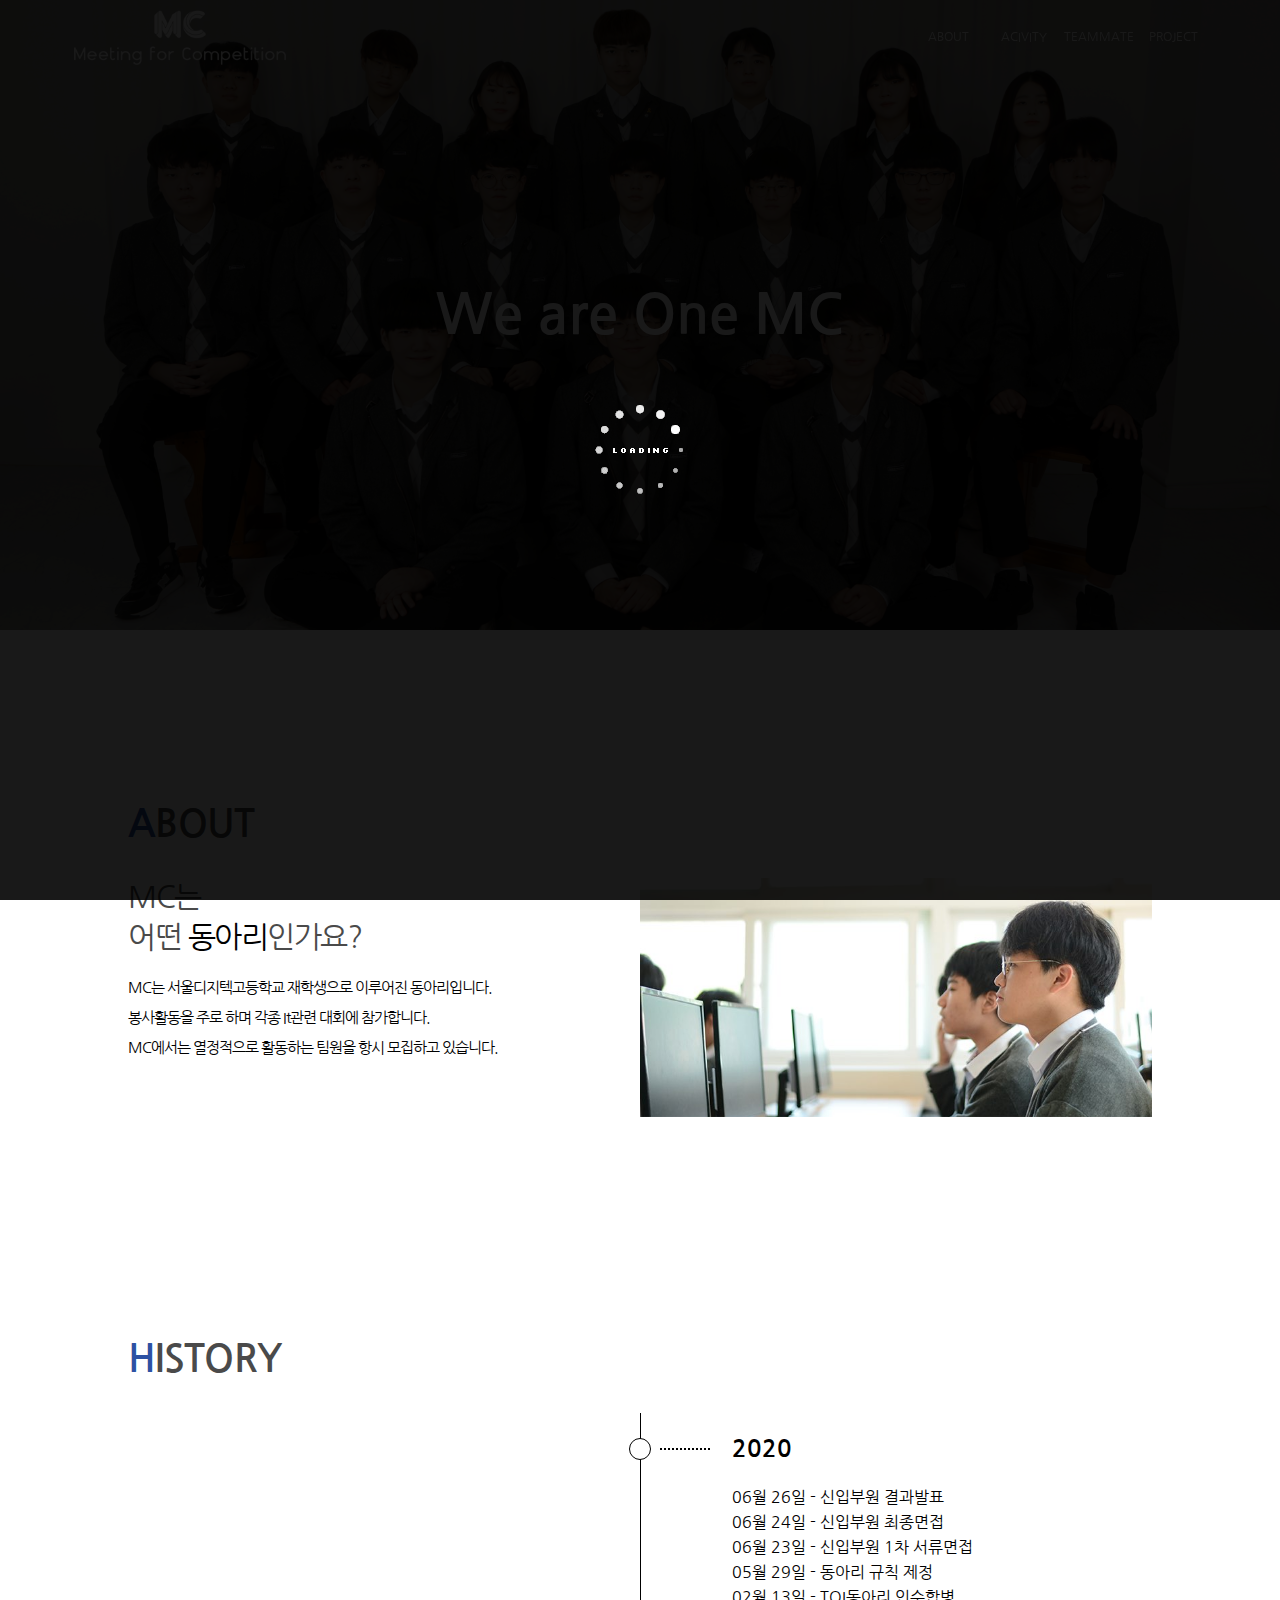
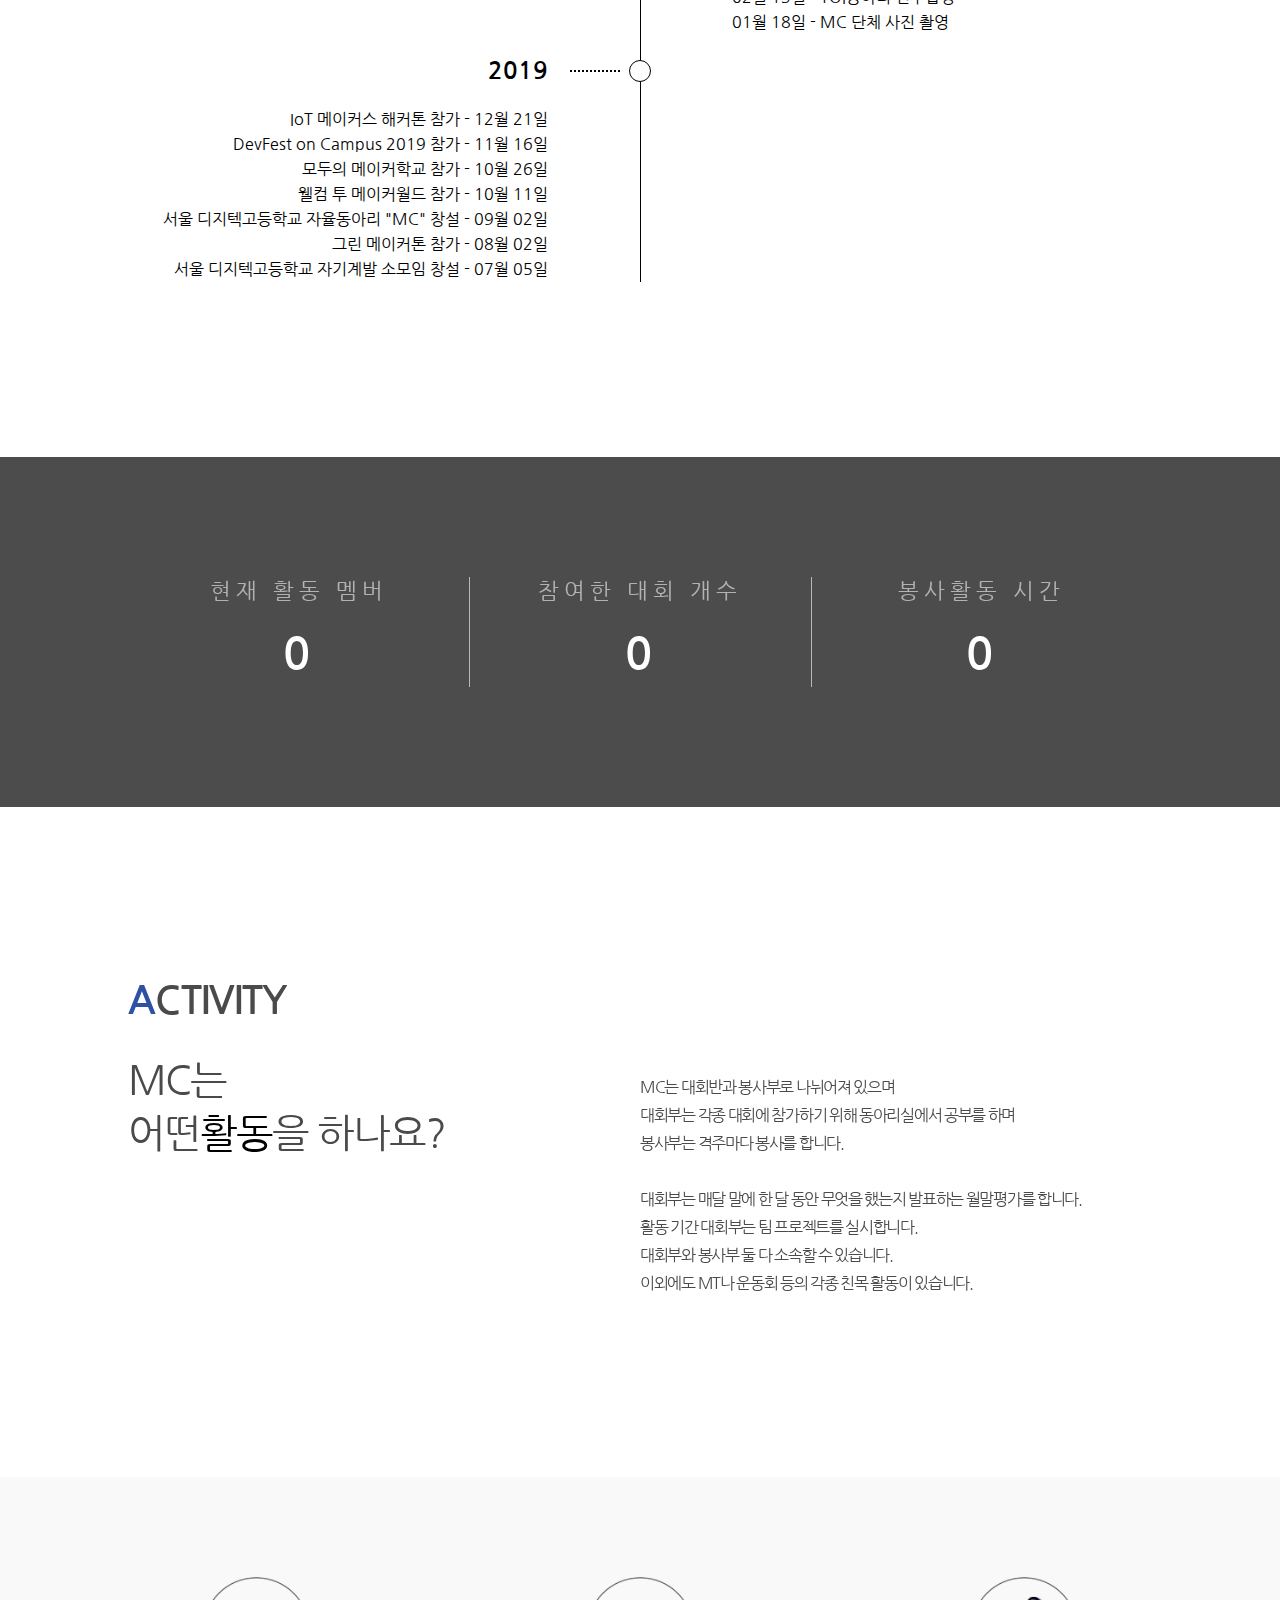
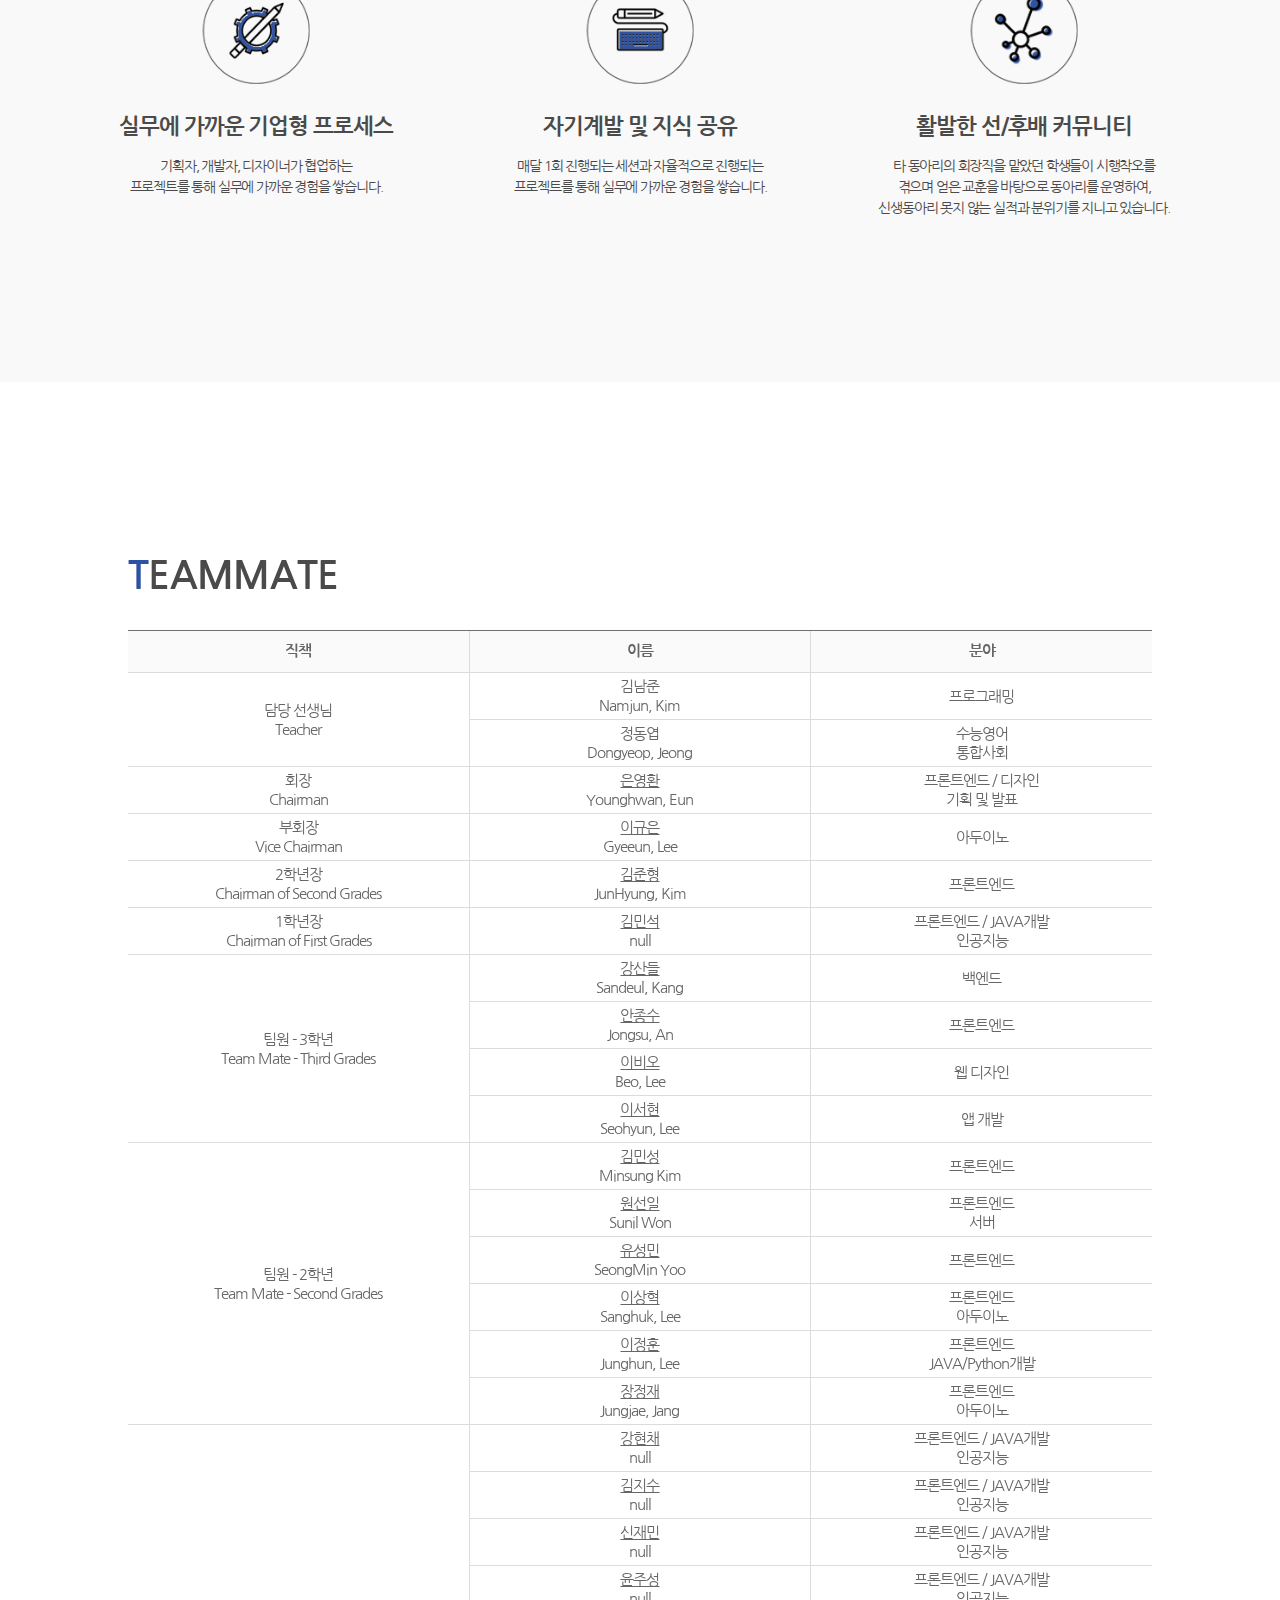
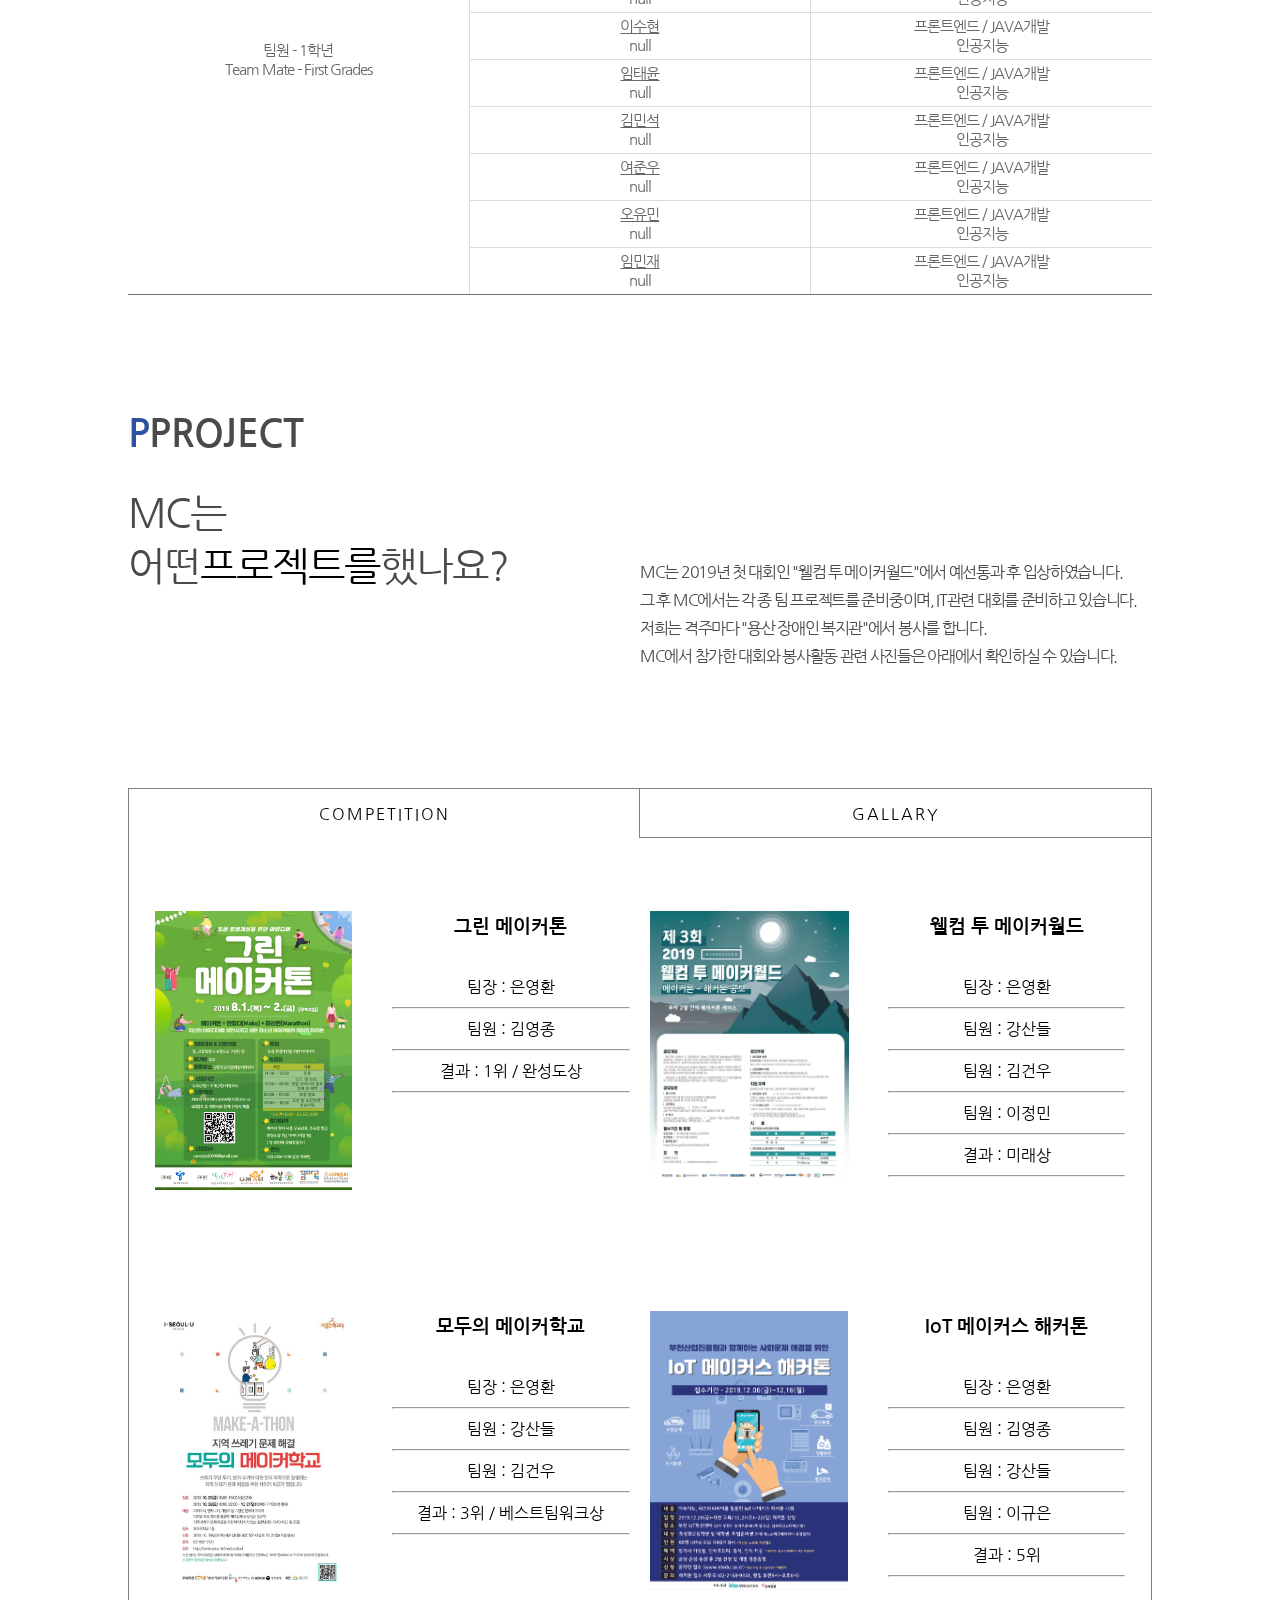
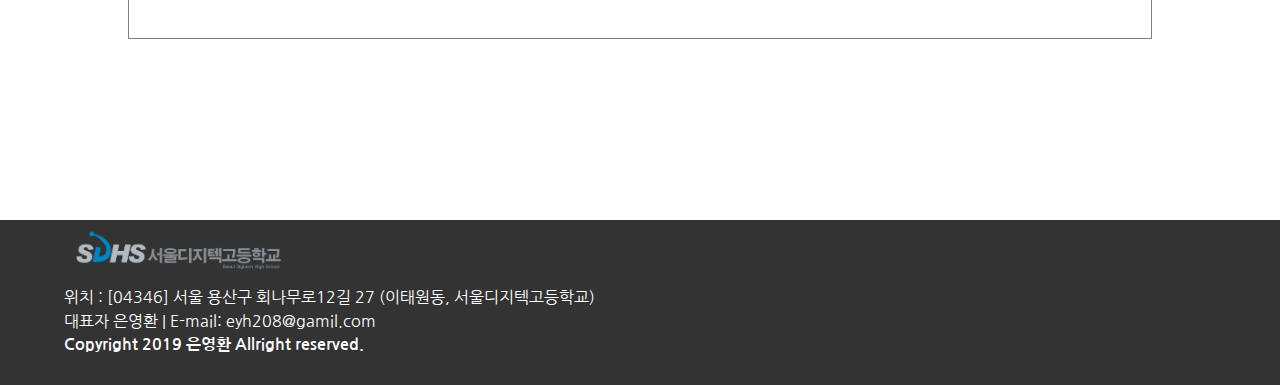
<file: index.html>
<!DOCTYPE html>
<html lang="ko">

<head>
    <meta charset="UTF-8">
    <meta name="viewport" content="width=device-width">
    <meta property="og:type" content="article">
    <meta property="og:title" content="Meeting for Competition">
    <!-- <meta property="fb:app_id" content="595103571017897"> -->
    <meta property="og:url" content="http://222.110.147.61/18iot16/MC">
    <meta property="og:description" content='서울디지텍고등학교 자율동아리"MC"의 공식사이트입니다.'>
    <meta property="og:image" content="./img/title_img.png">
    <title>Meeting for Competition</title>
    <script src="./js/jquery-1.12.3.js"></script>
    <script src="./js/script.js"></script>
    <link rel="icon" href="./img/ico.png">
    <link rel="stylesheet" href="./style/index.css">
    <script>
        let style1 = [
            'font-size : 90px',
            'font-weight : bold',
            'font-family : "Nanum Gothic", "sans-serif"',
            'text-shadow : -1px 0 black, 0 1px black, 1px 0 black, 0 -1px black;',
            'color : red'
        ].join(';');
        let style2 = [
            'font-size : 30px',
            'font-family : "Nanum Gothic", "sans-serif"',
        ].join(';');
        </script>
    <!-- NOTE: 기본폰트 -->
    <link href="https://fonts.googleapis.com/css?family=Nanum+Gothic&display=swap" rel="stylesheet">
</head>

<body id="no-drag">
    <!-- <div id="pop">
        <a href="http://m.site.naver.com/0wyyt">
            <img src="./img/join.png">
        </a>
    </div> -->
    <!-- <div id="pop">
        
    </div> -->
    <div id="move_top">TOP</div>
    <div id="loading">
        <img id="loading-image" src="./img/ajax-loader.gif" alt="Loading..." />
    </div>
    <header>
        <div id="progress"></div>
        <div class="wrap">
            <div id="logo">
                <a href="./index.html">
                    <img src="./img/mc_logo_white.png" alt="MC 로고입니다.">
                </a>
            </div>
            <div id="move">
                <ul>
                    <li>ABOUT</li>
                    <li>ACIVITY</li>
                    <li>TEAMMATE</li>
                    <li>PROJECT</li>
                </ul>
            </div>
        </div>
    </header>
    <div id="main_img">
        <div></div>
        <div>
            <h1>We are One MC</h1>
        </div>
    </div>
    <section>
        <div id="about">
            <div class="wrap">
                <h2><span style="color: #2D51A3">A</span>BOUT</h2>
                <div>
                    <p>MC는<br>어떤<b style="color: black"> 동아리</b>인가요?</p>

                    <p>MC는 서울디지텍고등학교 재학생으로 이루어진 동아리입니다.
                        <br>봉사활동을 주로 하며 각종 It관련 대회에 참가합니다.
                        <br>MC에서는 열정적으로 활동하는 팀원을 항시 모집하고 있습니다.</p>
                </div>

                <div>
                    <img src="./img/about.jpg" alt="정재가 코딩하는 이미지입니다.">
                </div>
            </div>
        </div>

        <div id="history">
            <div class="wrap">
                <h2><span style="color: #2D51A3">H</span>ISTORY</h2>
                <div>
                    <div>
                    <!-- <div style="height: calc(72px + 25px*2);"> -->
                        <div class="history_right">
                            <h3>2020</h3>
                            <p>06월 26일 - 신입부원 결과발표</p>
                            <p>06월 24일 - 신입부원 최종면접</p>
                            <p>06월 23일 - 신입부원 1차 서류면접</p>
                            <p>05월 29일 - 동아리 규칙 제정</p>
                            <p>02월 13일 - TOI동아리 인수합병</p>
                            <p>01월 18일 - MC 단체 사진 촬영</p>
                        </div>
                    </div>
                    <div>
                    <!-- <div style="height: calc(72px + 25px*7);"> -->
                        <div class="history_left">
                            <h3>2019</h3>
                            <p>IoT 메이커스 해커톤 참가 - 12월 21일</p>
                            <p>DevFest on Campus 2019 참가 - 11월 16일</p>
                            <p>모두의 메이커학교 참가 - 10월 26일</p>
                            <p>웰컴 투 메이커월드 참가 - 10월 11일</p>
                            <p>서울 디지텍고등학교 자율동아리 "MC" 창설 - 09월 02일</p>
                            <p>그린 메이커톤 참가 - 08월 02일</p>
                            <p>서울 디지텍고등학교 자기계발 소모임 창설 - 07월 05일</p>
                        </div>
                    </div>
                </div>
            </div>
        </div>


        <div id="result">
            <div>
                <div class="wrap">
                    <div>
                        <div class="small_title">현재 활동 멤버</div>
                        <span id="num_mem" class="num" value="10">0</span>
                    </div>
                    <div>
                        <div class="small_title">참여한 대회 개수</div>
                        <span id="num_com" class="num" value="4">0</span>
                    </div>
                    <div>
                        <div class="small_title">봉사활동 시간</div>
                        <span id="num_vol" class="num" value="8">0</span>
                    </div>
                </div>
            </div>
            <div>
                <div></div>
            </div>
        </div>




        <div id="activity">
            <div class="wrap">
                <h2><span style="color: #2D51A3">A</span>CTIVITY</h2>
                <div>
                    <p>MC는<br>어떤<b style="color: black;">활동</b>을 하나요?</p>
                </div>

                <div>
                    <p>MC는 대회반과 봉사부로 나뉘어져 있으며
                        <br>대회부는 각종 대회에 참가하기 위해 동아리실에서 공부를 하며
                        <br>봉사부는 격주마다 봉사를 합니다.
                        <br>
                        <br>대회부는 매달 말에 한 달 동안 무엇을 했는지 발표하는 월말평가를 합니다.
                        <br>활동 기간 대회부는 팀 프로젝트를 실시합니다.
                        <br>대회부와 봉사부 둘 다 소속할 수 있습니다.
                        <br>이외에도 MT나 운동회 등의 각종 친목 활동이 있습니다.</p>
                </div>
            </div>
        </div>





        <div id="summary">
            <div class="wrap">
                <div class="intro_wrap">
                    <img src="./img/intro_icon01.png" alt="대표 이미지입니다.">
                    <h3>실무에 가까운 기업형 프로세스</h3>
                    <p>기획자, 개발자, 디자이너가 협업하는
                        <br>프로젝트를 통해 실무에 가까운 경험을 쌓습니다.</p>
                </div>
                <div class="intro_wrap">
                    <img src="./img/intro_icon02.png" alt="대표 이미지입니다.">
                    <h3>자기계발 및 지식 공유</h3>
                    <p>매달 1회 진행되는 세션과 자율적으로 진행되는
                        <br>프로젝트를 통해 실무에 가까운 경험을 쌓습니다.</p>
                </div>
                <div class="intro_wrap">
                    <img src="./img/intro_icon03.png" alt="대표 이미지입니다.">
                    <h3>활발한 선/후배 커뮤니티</h3>
                    <p>타 동아리의 회장직을 맡았던 학생들이 시행착오를
                        <br>겪으며 얻은 교훈을 바탕으로 동아리를 운영하여,
                        <br>신생동아리 못지 않는 실적과 분위기를 지니고 있습니다.</p>
                </div>
            </div>

        </div>





        <div id="teammate">
            <div class="wrap">
                <h2><span style="color: #2D51A3">T</span>EAMMATE</h2>
                <div>
                    <div id="teammate_list">
                        <div>
                            <table cellpadding="0">
                                <thead>
                                    <tr>
                                        <th>직책</th>
                                        <th>이름</th>
                                        <th style="border-right: 0">분야</th>
                                    </tr>
                                </thead>
                                <tbody>
                                    <tr>
                                        <td class="twice" rowspan="2">담당 선생님<br>Teacher</td>
                                        <td class="twice">김남준<br>Namjun, Kim</td>
                                        <td style="border-right: 0">프로그래밍</td>
                                    </tr>
                                    <tr>
                                        <td class="twice">정동엽<br>Dongyeop, Jeong</td>
                                        <td class="twice" style="border-right: 0">수능영어<br>통합사회</td>
                                    </tr>
                                    <tr>
                                        <td class="twice">회장<br>Chairman</td>
                                        <td class="twice student"><a href="http://edammade.kr">은영환</a><br>Younghwan, Eun</td>
                                        <td class="twice" style="border-right: 0">프론트엔드 / 디자인<br>기획 및 발표</td>
                                    </tr>
                                    <tr>
                                        <td class="twice">부회장<br>Vice Chairman</td>
                                        <td class="twice student"><a href="./portfolio/lge/">이규은</a><br>Gyeeun, Lee</td>
                                        <td style="border-right: 0">아두이노</td>
                                    </tr>
                                    <tr>
                                        <td class="twice">2학년장<br>Chairman of Second Grades</td>
                                        <td class="twice student"><a href="./portfolio/kjh/">김준형</a><br>JunHyung, Kim</td>
                                        <td style="border-right: 0">프론트엔드</td>
                                    </tr>
                                    <tr>
                                        <td class="twice">1학년장<br>Chairman of First Grades</td>
                                        <td class="twice student"><a href="./portfolio/kjh/">김민석</a><br>null</td>
                                        <td class="twice" style="border-right: 0">프론트엔드 / JAVA개발<br>인공지능</td>
                                    </tr>
                                    <tr>
                                        <td rowspan="4">팀원 - 3학년<br>Team Mate - Third Grades</td>
                                        <td class="twice student"><a href="./portfolio/ksd/">강산들</a><br>Sandeul, Kang</td>
                                        <td style="border-right: 0">백엔드</td>
                                    </tr>
                                    <tr>
                                        <td class="twice student"><a href="./portfolio/ajs/">안종수</a><br>Jongsu, An</td>
                                        <td style="border-right: 0">프론트엔드</td>
                                    </tr>
                                    <tr>
                                        <td class="twice student"><a href="./portfolio/ebo/">이비오</a><br>Beo, Lee</td>
                                        <td style="border-right: 0">웹 디자인</td>
                                    </tr>
                                    <tr>
                                        <td class="twice student"><a href="./portfolio/lsh/">이서현</a><br>Seohyun, Lee</td>
                                        <td style="border-right: 0">앱 개발</td>
                                    </tr>
                                    <tr>
                                        <td rowspan="6">팀원 - 2학년<br>Team Mate - Second Grades</td>
                                        <td class="twice student"><a href="./portfolio/kms/">김민성</a><br>Minsung Kim</td>
                                        <td style="border-right: 0">프론트엔드</td>
                                    </tr>
                                    <tr>
                                        <td class="twice student"><a href="./portfolio/wsi/">원선일</a><br>Sunil Won</td>
                                        <td class="twice" style="border-right: 0">프론트엔드<br/>서버</td>
                                    </tr>
                                    <tr>
                                        <td class="twice student"><a href="./portfolio/ysm/">유성민</a><br>SeongMin Yoo</td>
                                        <td style="border-right: 0">프론트엔드</td>
                                    </tr>
                                    <tr>
                                        <td class="twice student"><a href="./portfolio/lsh/">이상혁</a><br>Sanghuk, Lee</td>
                                        <td class="twice" style="border-right: 0">프론트엔드<br/>아두이노</td>
                                    </tr>
                                    <tr>
                                        <td class="twice student"><a href="./jbd/">이정훈</a><br>Junghun, Lee</td>
                                        <td class="twice" style="border-right: 0">프론트엔드<br/>JAVA/Python개발</td>
                                    </tr>
                                    <tr>
                                        <td class="twice student"><a href="./portfolio/jjj/">장정재</a><br>Jungjae, Jang</td>
                                        <td class="twice" style="border-right: 0">프론트엔드<br/>아두이노</td>
                                    </tr>
                                    <tr>
                                        <td rowspan="10">팀원 - 1학년<br>Team Mate - First Grades</td>
                                        <td class="twice student"><a href="./portfolio/">강현채</a><br>null</td>
                                        <td class="twice" style="border-right: 0">프론트엔드 / JAVA개발<br>인공지능</td>
                                    </tr>
                                    <tr>
                                        <td class="twice student"><a href="./portfolio/">김지수</a><br>null</td>
                                        <td class="twice" style="border-right: 0">프론트엔드 / JAVA개발<br>인공지능</td>
                                    </tr>
                                    <tr>
                                        <td class="twice student"><a href="./portfolio/">신재민</a><br>null</td>
                                        <td class="twice" style="border-right: 0">프론트엔드 / JAVA개발<br>인공지능</td>
                                    </tr>
                                    <tr>
                                        <td class="twice student"><a href="./portfolio/">윤주성</a><br>null</td>
                                        <td class="twice" style="border-right: 0">프론트엔드 / JAVA개발<br>인공지능</td>
                                    </tr>
                                    <tr>
                                        <td class="twice student"><a href="./portfolio/">이수현</a><br>null</td>
                                        <td class="twice" style="border-right: 0">프론트엔드 / JAVA개발<br>인공지능</td>
                                    </tr>
                                    <tr>
                                        <td class="twice student"><a href="./portfolio/">임태윤</a><br>null</td>
                                        <td class="twice" style="border-right: 0">프론트엔드 / JAVA개발<br>인공지능</td>
                                    </tr>
                                    <tr>
                                        <td class="twice student"><a href="./portfolio/">김민석</a><br>null</td>
                                        <td class="twice" style="border-right: 0">프론트엔드 / JAVA개발<br>인공지능</td>
                                    </tr>
                                    <tr>
                                        <td class="twice student"><a href="./portfolio/">여준우</a><br>null</td>
                                        <td class="twice" style="border-right: 0">프론트엔드 / JAVA개발<br>인공지능</td>
                                    </tr>
                                    <tr>
                                        <td class="twice student"><a href="./portfolio/">오유민</a><br>null</td>
                                        <td class="twice" style="border-right: 0">프론트엔드 / JAVA개발<br>인공지능</td>
                                    </tr>
                                    <tr>
                                        <td class="twice student"><a href="./portfolio/">임민재</a><br>null</td>
                                        <td class="twice" style="border-right: 0">프론트엔드 / JAVA개발<br>인공지능</td>
                                    </tr>
                                </tbody>
                            </table>
                        </div>
                    </div>
                </div>
            </div>
        </div>





        <div id="project">
            <div class="wrap">
                <h2><span style="color: #2D51A3">P</span>PROJECT</h2>
                <div>
                    <p>MC는<br>어떤<b style="color: black">프로젝트를</b>했나요?</p>
                </div>

                <div>
                    <p>MC는 2019년 첫 대회인 "웰컴 투 메이커월드"에서 예선통과 후 입상하였습니다.
                        <br>그 후 MC에서는 각 종 팀 프로젝트를 준비중이며, IT관련 대회를 준비하고 있습니다.
                        <br>저희는 격주마다 "용산 장애인 복지관"에서 봉사를 합니다.
                        <br>MC에서 참가한 대회와 봉사활동 관련 사진들은 아래에서 확인하실 수 있습니다.</p>
                </div>

                <div>
                    <div id="gallary_menu">
                        <ul>
                            <li>COMPETITION</li>
                            <li>GALLARY</li>
                        </ul>

                        <div id="competition_list">

                            <div class="competition">
                                <div>
                                    <img src="./img/competition/first.jpg" alt="그린 메이커톤 홍보 포스터입니다.">
                                    <div>
                                        <h3>그린 메이커톤</h3>
                                        <p>팀장 : 은영환</p>
                                        <hr>
                                        <p>팀원 : 김영종</p>
                                        <hr>
                                        <p>결과 : 1위 / 완성도상</p>
                                        <hr>
                                    </div>
                                </div>
                            </div>

                            <div class="competition odd">
                                <div>
                                    <img src="./img/competition/second.jpg" alt="웰컴 투 메이커월드 홍보 포스터입니다.">
                                    <div>
                                        <h3>웰컴 투 메이커월드</h3>
                                        <p>팀장 : 은영환</p>
                                        <hr>
                                        <p>팀원 : 강산들</p>
                                        <hr>
                                        <p>팀원 : 김건우</p>
                                        <hr>
                                        <p>팀원 : 이정민</p>
                                        <hr>
                                        <p>결과 : 미래상</p>
                                        <hr>
                                    </div>
                                </div>
                            </div>


                            <div class="competition">
                                <div>
                                    <img src="./img/competition/third.jpg" alt="모두의 메이커학교 홍보 포스터입니다.">
                                    <div>
                                        <h3>모두의 메이커학교</h3>
                                        <p>팀장 : 은영환</p>
                                        <hr>
                                        <p>팀원 : 강산들</p>
                                        <hr>
                                        <p>팀원 : 김건우</p>
                                        <hr>
                                        <p>결과 : 3위 / 베스트팀워크상</p>
                                        <hr>
                                    </div>
                                </div>
                            </div>

                            <div class="competition odd">
                                <div>
                                    <img src="./img/competition/forth.jpg" alt="IoT 메이커스 해커톤 홍보 포스터입니다.">
                                    <div>
                                        <h3>IoT 메이커스 해커톤</h3>
                                        <p>팀장 : 은영환</p>
                                        <hr>
                                        <p>팀원 : 김영종</p>
                                        <hr>
                                        <p>팀원 : 강산들</p>
                                        <hr>
                                        <p>팀원 : 이규은</p>
                                        <hr>
                                        <p>결과 : 5위</p>
                                        <hr>
                                    </div>
                                </div>
                            </div>

                        </div>
                        <div id="gallary">

                            <div id="slide_btn_1">
                                <div>&#60;</div>
                                <div>&#62;</div>
                            </div>

                            <div id="gallary_img">
                                <img src="./img/slide/1.jpg" alt="그린 메이커톤">
                                <img src="./img/slide/2.jpg" alt="웰컴 투 메이커월드 사전 모임">
                                <img src="./img/slide/3.jpg" alt="웰컴 투 메이커월드">
                                <img src="./img/slide/4.jpg" alt="웰컴 투 메이커월드">
                                <img src="./img/slide/5.jpg" alt="웰컴 투 메이커월드">
                                <img src="./img/slide/6.jpg" alt="유관순 열사 순국 제99주기 추모제">
                                <img src="./img/slide/7.jpg" alt="모두의 메이커학교">
                                <img src="./img/slide/8.jpg" alt="모두의 메이커학교">
                                <img src="./img/slide/9.jpg" alt="모두의 메이커학교">
                                <img src="./img/slide/10.jpg" alt="IoT 메이커스 해커톤">
                                <img src="./img/slide/11.jpg" alt="IoT 메이커스 해커톤">
                                <img src="./img/slide/12.jpg" alt="IoT 메이커스 해커톤">
                                <img src="./img/slide/13.jpg" alt="IoT 메이커스 해커톤">
                                <img src="./img/slide/14.jpg" alt="IoT 메이커스 해커톤">
                                <img src="./img/slide/15.jpg" alt="2020코로나19대응 기부">
                            </div>
                            <div id="gallary_exp"><span></span><span></span></div>
                            </div>
                        </div>
                    </div>

                </div>

            </div>
            <!-- <div style="position: absolute; top: 0; z-index: 99; width: 100%; height: 100%;"></div> -->
    </section>
    <footer>
        <div class="wrap">
            <div>
                <a href="http://sdh.hs.kr"><img src="./img/footer/digitech_logo.png" alt="서울디지텍고등학교 로고입니다."></a>
                <!-- <img src="./img/mc_logo.png" alt="MC 로고입니다."> -->
            </div>

            <div>
                <p>위치 : [04346] 서울 용산구 회나무로12길 27 (이태원동, 서울디지텍고등학교)</p>
                <p>대표자 은영환 | E-mail: eyh208@gamil.com</p>
                <p style="font-weight: bold;">Copyright 2019 은영환 Allright reserved.</p>
            </div>
        </div>
    </footer>

</body>
<script>
    console.log('%c 잠깐만!', style1);
    console.log('%c 본 페이지의 저작권은 18학번 은영환에게 있습니다. 무단 복제시에 저작권법 제124조에 의거하여 처벌받을 수 있습니다.', style2);
</script>
</html>
</file>
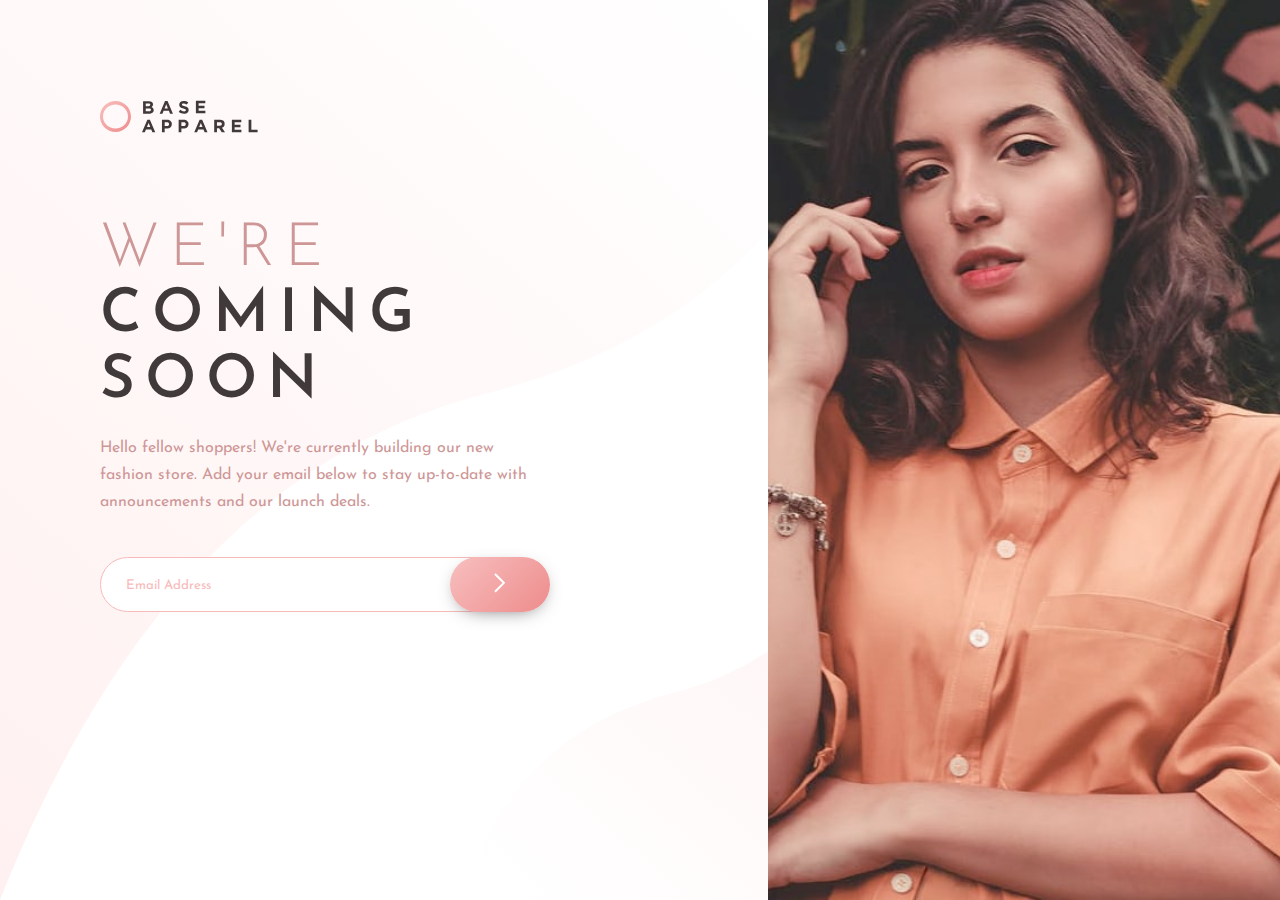
<file: jbd/index.html>
<!DOCTYPE html>
<html lang="en">

<head>
    <meta charset="UTF-8">
    <meta name="viewport" content="width=device-width, initial-scale=1.0">
    <meta http-equiv="X-UA-Compatible" content="ie=edge">
    <title>Document</title>
    <link rel="shortcut icon" href="./images/favicon-32x32.png">
    <link href="https://fonts.googleapis.com/css2?family=Josefin+Sans:wght@300;400;600&display=swap" rel="stylesheet">
    <link rel="stylesheet" href="css/style.css">
    <script src="script/jquery-1.12.3.js"></script>
    <script src="script/script.js"></script>
</head>

<body>
    <!-- <header></header> -->

    <div class="container">
        <div class="left_box">
            <div class="logo">
                <object data="images/logo.svg" type=""></object>
            </div>
            <img src="images/hero-mobile.jpg" class="mobile_img" alt="mimg">
            <!-- text -->
            <div class="text">
                <div class="main_text">
                    <h1>WE'RE<br>
                        <p>COMING<br>SOON</p>
                    </h1>
                </div>
                <div class="sub_text">
                    <p> Hello fellow shoppers! We're currently building our new fashion store. Add your email below to stay
                        up-to-date with announcements and our launch deals.</p>
                </div>
            </div>
            <!-- input -->
            <div class="input_box">
                <form action="">
                    <input id="userEmail" type="text" placeholder="Email Address" onfocus="this.placeholder=''" onblur="this.placeholder='Email Address'"/>
                    
                    <!-- erorr icon -->
                    <object data="images/icon-error.svg" class="error" type=""></object>

                    <button type="button" onclick="button_click();"><object data="images/icon-arrow.svg" type=""></object></button>
                    <p class="error_text">Please provide a valid email</p>
                </form>
            </div>
        </div>
        <div class="right"></div>
    </div>
    
    <!-- <footer></footer> -->
</body>

</html>
</file>
<file: style/index.css>
::-webkit-scrollbar{display: none;}
#no-drag {-ms-user-select: none; -moz-user-select: -moz-none; -webkit-user-select: none; -khtml-user-select: none; user-select:none;}
*{margin: 0; padding: 0; font-family: 'Nanum Gothic', sans-serif; -ms-word-break: keep-all; word-break: keep-all; box-sizing: border-box;}
a{color: inherit; text-decoration: none;}
li{list-style: none}
html, body{width: 100%; height: 100vh;}

#loading {width: 100%; height: 100%; top: 0px; left: 0px; position: fixed; display: block; background: rgba(0,0,0,0.9); z-index: 10002; text-align: center;}
#loading-image {position: absolute; top: 50%; left: 50%; transform: translate(-50%,-50%);}

/* #pop{width: 100%; height: 100%; background: rgba(0,0,0,0.5); position: absolute; z-index: 10000; cursor: url("../img/x.png") 10 10, auto; backdrop-filter: blur(4px);} */
/* #pop{width: 100%; height: 100%; background: rgba(0,0,0,0.5); position: absolute; z-index: 10000; line-height: 100vh; text-align: center; color: white; font-size: 50px; cursor: url("../img/x.png") 10 10, auto; backdrop-filter: blur(4px);}
#pop img{width: 600px}

@media (max-width: 1200px){
    #pop{font-size: 40px;}
}
@media (max-width: 765px){
    #pop{font-size: 30px;}
}
@media (max-width: 600px){
    #pop{font-size: 20px; background: rgba(0,0,0,1);}
}
@media (max-width: 400px){
    #pop{font-size: 16px;}
} */

#move_top{z-index: 100; width: 50px; height: 50px; opacity: 0; border: 1px solid #444444; color: white; font-weight: bold; text-align: center; line-height: 50px; transition: 0.2s; border-radius: 50%; box-sizing: border-box; position: absolute; bottom: 30px; right: 5%; background: #2D51A3; cursor: pointer;}
#move_top:hover{text-decoration: underline;}

/* NOTE: header start */
header{width: 100%; height: 75px; position: fixed; z-index: 1001; transition: 0.4s;}
header > #progress {position: fixed; border-radius: 5px; top: 0; left: 0; height: 2px; background: white; width: 0%; transition: 0.4s;}
header > .wrap{height: 75px; margin: 0 auto;}
header > .wrap > #logo{width: auto; height: 75px; float: left;}
header > .wrap > #logo > a{width: auto; height: 75px; float: left;}
header > .wrap > #logo > a > img{height: 55px; margin: 10px;}

header > .wrap > #move{width: 300px; height: 65px; margin: 5px; float: right; position: relative;}
header > .wrap > #move > ul{width: 100%; height: 65px;}
header > .wrap > #move > ul > li{width: calc(100%/4); cursor: pointer; height: 65px; float: left; color: white; font-weight: lighter; font-size: 12px; text-align: center; line-height: 65px}
/*[base64]*/

/* #main_img{width: 100%; height: 100%; position: relative; cursor: pointer; /background-image: url("../img/main_img.jpg"); background-size: cover; background-position: top; background-size: cover; background-repeat: no-repeat; background-attachment: fixed} */
body > div#main_img{width: 100%; background-color: #D9D9D9; position: relative; overflow: hidden;}
body > div#main_img > div{width: 100%; height: 100%; position: absolute;}
body > div#main_img > div:first-child{bottom: 0; background-image: url("../img/main_img.png"); background-size: cover; background-position: center;}
body > div#main_img > div:last-child{top: 0; background-color: rgba(0,0,0,0.4);}
body > div#main_img > div:last-child > h1{display: block; text-align: center; font-size: 55px; color: white; position: absolute; top: 50%; left: 50%; transform: translate(-50%, -50%);}


section{width: 100%; height: auto; margin: 175px 0; position: relative;}
section > div{margin: 175px 0;}
section > div:last-child{margin: 0}
.wrap{width: 1200px; height: 100%; margin: 0 auto; z-index: 10;}

#about{height: 360px; position: relative; }
#about > div{background: white;}
#about > div > h2{font-size: 38px; font-weight: bold; letter-spacing: -.7px; color: #4a4a4a; margin-bottom: 35px}
#about > div > div{width: 50%; height: 282px; float: left; position: relative;}
#about > div > div > p:nth-child(1){font-size: 40px; font-weight: 300; line-height: 1.32; letter-spacing: -0.05em; color: #4a4a4a; margin-bottom: 50px;}
#about > div > div > p:nth-child(2){font-size: 15px; font-weight: 300; line-height: 38px; letter-spacing: -1px;}
#about > div > div > img{width: 100%;}

#history{position: relative;}
#history > div > h2{font-size: 38px; font-weight: bold; letter-spacing: -.7px; color: #4a4a4a; margin-bottom: 35px}
#history > div > div{width: 1200px; margin: 0 auto; position: relative; transition: 0.4s;}
#history > div > div::before{content: ""; width: 1px; height: 100%; background: black; position: absolute; left: 50%; z-index: 1;}
#history > div > div > div{width: 100%; position: relative;}
#history > div > div > div > div{width: 520px;}
#history > div > div > div > div > h3{padding: 20px 0; font-size: 24px; line-height: 32px;}
#history > div > div > div > div::before{content: ""; width: 20px; height: 20px; border-radius: 50%; background: white; border: 1px solid black; position: absolute; top: 25px; left: 50%; transform: translateX(-50%); z-index: 2;}
#history > div > div > div > div::after{content: ""; position: absolute; width: 50px; height: 1px; border-top: 2px dotted black; top: 35px;}
#history > div > div > div > .history_left{ float: left;}
#history > div > div > div > .history_left::after{left: calc(50% - 45px); transform: translateX(-50%);}
#history > div > div > div > .history_right{float: right;}
#history > div > div > div > .history_right > p{line-height: 25px;}
#history > div > div > div > .history_right::after{left: calc(50% + 45px); transform: translateX(-50%);}
#history > div > div > div > .history_left > h3{text-align: right;}
#history > div > div > div > .history_left > p{text-align: right; line-height: 25px;}


#result{height: 350px; position: relative; overflow: hidden;}
#result > div:nth-child(1){width: 100%; height: 100%; background: rgba(0,0,0,0.7); position: absolute; z-index: 10;}
#result > div:nth-child(1) > div{height: 110px; position: relative; top: 50%; transform: translateY(-50%);}
#result > div:nth-child(1) > div > div{width: calc(100% / 3); height: 100%; float: left; border-left: 1px solid rgba(255,255,255,0.6);}
#result > div:nth-child(1) > div > div:first-child{border: 0}
#result > div:nth-child(1) > div > div .small_title{text-align: center; display: block; font-size: 22px; letter-spacing: 5px; color: rgba(255, 255, 255, 0.57); cursor: default;}
#result > div:nth-child(1) > div > div .num{font-size: 45px; font-weight: bold; line-height: 50px; letter-spacing: 4px; text-align: center; color: #ffffff; margin-top: 25px; display: block; cursor: default;}
#result > div:nth-child(2){clip: rect(0, auto, auto, 0); position: absolute; top: 0; left: 0; width: 100%; height: 100%;}
#result > div:nth-child(2) > div{position: fixed; display: block; top: 0; left: 0; width: 100%; height: 100%; background-size: cover; background-position: center center; background-image: url("../img/bg.jpg");}


#activity{height: 320px; position: relative; }
#activity > div{height: 100%}
#activity > div > h2{font-size: 38px; font-weight: bold; letter-spacing: -.7px; color: #4a4a4a; margin-bottom: 35px}
#activity > div > div{width: 50%; height: 242px; float: left;}
#activity > div > div > p{font-size: 40px; font-weight: 300; line-height: 1.32; letter-spacing: -0.05em; color: #4a4a4a; }
#activity > div > div:last-child > p{font-size: 16px; font-weight: 300; line-height: 1.75; letter-spacing: -1.3px; color: #4a4a4a; margin-top: 18px;}


#summary{height: 505px; background: #f9f9f9; position: relative; }
#summary > div{height: 505px; padding: 100px 0;}
#summary > div > .intro_wrap{width: calc(100% / 3); height: 305px; float: left; position: relative;}
#summary > div > .intro_wrap > img{position: relative; left: 50%; transform: translateX(-50%);}
#summary > div > .intro_wrap > h3{font-size: 22px; font-weight: 600; letter-spacing: -.05em; text-align: center; color: #4a4a4a; margin: 35px 0 25px;}
#summary > div > .intro_wrap > p{font-size: 18px; font-weight: 300; line-height: 1.5; letter-spacing: -1.2px; text-align: center; color: #4a4a4a;}

#teammate{position: relative;}
#teammate > div{height: auto;}
#teammate > div > h2{font-size: 38px; font-weight: bold; letter-spacing: -.7px; color: #4a4a4a; margin-bottom: 35px}
#teammate > div > div{width: 100%; height: auto; float: left}
#teammate > div > div{width: 100%; height: 50px; position: relative;}
#teammate > div > div > #teammate_list{width: 100%; height: auto; position: relative; float: left;}
#teammate > div > div > #teammate_list > div{height: auto;}
#teammate > div > div > #teammate_list > div:nth-child(2){display: none}
#teammate > div > div > #teammate_list table{width: 100%; float: left; font-size: 15px; color: #666666; border-collapse: collapse; border-spacing: 0; text-align: center;}
#teammate > div > div > #teammate_list table th{width: 20%; letter-spacing: -1px; border-right: 1px solid #dcdcdc; border-bottom: 1px solid #dcdcdc; line-height: 42px; background: #FAFAFA;}
#teammate > div > div > #teammate_list table td{width: 20%; letter-spacing: -1px; border-right: 1px solid #dcdcdc; border-bottom: 1px solid #dcdcdc; padding: 4px;}
#teammate > div > div > #teammate_list table td a{text-decoration: underline;}
#teammate > div > div > #teammate_list table::before{content: ""; width: 100%; height: 1px; background-color: #707070; position: absolute; top: 0; left: 50%; transform: translateX(-50%);}
#teammate > div > div > #teammate_list table::after{content: ""; width: 100%; height: 1px; background-color: #707070; position: absolute; bottom: 0; left: 50%; transform: translateX(-50%);}

#project{height: 1230px; position: relative; }
#project > div{height: auto;}
#project > div > h2{font-size: 38px; font-weight: bold; letter-spacing: -.7px; color: #4a4a4a; margin-bottom: 35px}
#project > div > div:nth-child(2){width: 50%; height: 300px; float: left;}
#project > div > div > p:nth-child(1){font-size: 40px; font-weight: 300; line-height: 1.32; letter-spacing: -0.05em; color: #4a4a4a; margin-bottom: 50px;}
#project > div > div > p:nth-child(2){font-size: 18px; font-weight: 300; line-height: 38px; letter-spacing: -1px;}
#project > div > div:nth-child(3){width: 50%; height: 300px; float: left;}
#project > div > div:nth-child(3) > p{font-size: 16px; font-weight: 300; line-height: 1.75; letter-spacing: -1.3px; color: #4a4a4a; margin-top: 70px;}
#project > div > div:nth-child(4){width: 100%; height: auto; float: left; margin-bottom: 175px}
#project > div > div:nth-child(4) #gallary_menu{width: 100%; height: 50px; position: relative;}
#project > div > div:nth-child(4) #gallary_menu > ul{width: 100%; height: 50px; position: relative; float: left; z-index: 100;}
#project > div > div:nth-child(4) #gallary_menu > ul > li{width: 50%; height: 50px; position: relative; float: left; text-align: center; line-height: 50px; letter-spacing: 2px; cursor: pointer}
#project > div > div:nth-child(4) #gallary_menu > ul > li:nth-child(1){border: 1px solid grey; border-bottom: 0}
#project > div > div:nth-child(4) #gallary_menu > ul > li:nth-child(2){border: 1px solid grey; border-left: 0;}
#project > div > div:nth-child(4) #gallary_menu > #competition_list{width: 100%; height: auto; position: relative; float: left; border: 1px solid grey; border-top: 0}
#project > div > div:nth-child(4) #gallary_menu > #competition_list > .competition{width: 50%; height: 400px; position: relative; float: left;}
#project > div > div:nth-child(4) #gallary_menu > #competition_list > .competition > div{width: 100%; height: 100%; padding: 5% 2% 5% 5%}
#project > div > div:nth-child(4) #gallary_menu > #competition_list > .odd > div{width: 100%; height: 100%; padding: 5% 5% 5% 2%}
#project > div > div:nth-child(4) #gallary_menu > #competition_list > .competition > div > div{width: 50%; float: right; position: relative;}
#project > div > div:nth-child(4) #gallary_menu > #competition_list > .competition > div > img{height: 100%; float: left; z-index: 0}
#project > div > div:nth-child(4) #gallary_menu > #competition_list > .competition > div > div > h3{width: 100%; height: 80px; line-height: 80px; text-align: center; float: left; display: block;}
#project > div > div:nth-child(4) #gallary_menu > #competition_list > .competition > div > div > h3 > a{display: block; width: 100%; height: 100%;}
#project > div > div:nth-child(4) #gallary_menu > #competition_list > .competition > div > div > h3 > a::after{content: ""; position: absolute; height: 2px; background: #2D51A3; top: 60px; left: 50%; width: 0; transition: 0.4s}
#project > div > div:nth-child(4) #gallary_menu > #competition_list > .competition > div > div > h3 > a:hover::after{left: 20%; width: 60%;}
#project > div > div:nth-child(4) #gallary_menu > #competition_list > .competition > div > div > p{width: 100%; text-align: center; float: left; padding: 10px 0}
#project > div > div:nth-child(4) #gallary_menu > #gallary{width: 100%; height: auto; position: relative; float: left; border: 1px solid grey; border-top: 0; display: none; padding-top: 25px;}
#project > div > div:nth-child(4) #gallary_menu > #gallary > #gallary_img{width: 100%; height: 400px; overflow: hidden; position: relative;}
#project > div > div:nth-child(4) #gallary_menu > #gallary > #gallary_img > img{height: 400px; margin: 0 auto; position: absolute; left: 150%; transform: translateX(-50%);}
#project > div > div:nth-child(4) #gallary_menu > #gallary > #gallary_img > img:nth-child(1){left: 50%;}
#project > div > div:nth-child(4) #gallary_menu > #gallary > #gallary_exp{width: 100%; height: 75px; text-align: center; line-height: 75px; font-size: 20px}
#project > div > div:nth-child(4) #gallary_menu > #gallary > #gallary_exp > span{width: 100%; height: 32.5px; float: left; text-align: center; line-height: 32.5px; font-size: 20px}
#project > div > div:nth-child(4) #gallary_menu > #gallary > #gallary_exp > span:first-child{margin-top: 5px;}


#project > div > div:nth-child(4) #gallary_menu > #gallary > #slide_btn_1{width: 100%; height: 350px; position: absolute; z-index: 100;}
#project > div > div:nth-child(4) #gallary_menu > #gallary > #slide_btn_1 > div{width: 50px; cursor: pointer; height: 50px; background: white; border: 1px solid grey; border-radius: 50%; text-align: center; line-height: 50px; color: grey; position: absolute; top: 50%; transform: translateY(-50% + 50px);}
#project > div > div:nth-child(4) #gallary_menu > #gallary > #slide_btn_1 > div:nth-child(1){left: 50px;}
#project > div > div:nth-child(4) #gallary_menu > #gallary > #slide_btn_1 > div:nth-child(2){right: 50px;}


footer{background: #333333; height: 165px; position: relative;}
footer > div > div{width: 100%; float: left; position: relative;}
footer > div > div:nth-child(1){height: 60px;}
footer > div > div:nth-child(1) > a{display: block; width: 230px; float: left;}
footer > div > div:nth-child(1) img{height: 60px; padding: 10px; float: left;}
footer > div > div:nth-child(2){width: 100%; height: 105px; padding-top: 5px; float: left; line-height: 24px; color: white}


/*[base64]*/


@media ( max-width: 1300px ){
    #pop img{width: 400px}
    /* *{background: lightcyan;} */
    #main_img, section, #history > div > div,  footer{width: 100%}
    .wrap{width: 90%; padding: 0 5%;}

    header > .wrap{width: 90%; padding: 0;}

    #about > div{background: white;}
    #about > div > div > p:nth-child(1){font-size: 30px; font-weight: 300; line-height: 1.32; letter-spacing: -0.05em; color: #4a4a4a; margin-bottom: 16px;}
    #about > div > div > p:nth-child(2){font-size: 15px; font-weight: 300; line-height: 30px; letter-spacing: -1px;}
    #about > div > div > img{width: 100%;}

    #history > div > div > div > div{width: 41%;}

    #summary > div > .intro_wrap > img{height: 35%;}
    #summary > div > .intro_wrap > h3{margin: 27px 0 19px;}
    #summary > div > .intro_wrap > p{font-size: 14px;}

    #project > div > div:nth-child(4) #gallary_menu > #competition_list > .competition > div > div{width: 50%; margin-top: 5%;}
    #project > div > div:nth-child(4) #gallary_menu > #competition_list > .competition > div > img{height: 80%; margin-top: 10%;}

    footer > .wrap{width: 90%; padding: 0;}
}
@media ( max-width: 1180px ){
    #history > div > div > div > div > p{font-size: 14px;}
}@media ( max-width: 1120px ){
    #activity > div > div > p{font-size: 30px;}
    #activity > div > div:nth-child(3) > p{font-size: 14px;}
    #project > div > div > p:nth-child(1){font-size: 30px;}
    #project > div > div:nth-child(3) > p{font-size: 14px; margin-top: 30px;}
}@media ( max-width: 1095px ){
    #pop img{width: 325px}
    #result{height: 700px;}
    #result > div:nth-child(1) > div{height: 540px;}
    #result > div:nth-child(1) > div > div{width: 100%; height: 170px; padding: 43px; float: left; border-left: none;}
    #result > div:nth-child(1) > div > div .small_title{font-size: 17px;}
    #result > div:nth-child(1) > div > div .num{font-size: 36px}

    #project > div > div:nth-child(4) #gallary_menu > #competition_list > .competition > div > div{width: 40%;}
}@media ( max-width: 1032px ){
    #move_top{display: none;}
    #history > div > div > div > div{width: 43%;}
    #history > div > div > div > div > p{font-size: 12px;}
    #history > div > div > div > div::after{width: 30px;}
    #history > div > div > div > .history_left::after{left: calc(50% - 35px);}
    #history > div > div > div > .history_right::after{left: calc(50% + 35px);}
}@media ( max-width: 1020px ){
    #project > div > div:nth-child(4) #gallary_menu > #competition_list > .competition > div > div > h3{font-size: 16px;}
    #project > div > div:nth-child(4) #gallary_menu > #competition_list > .competition > div > div > p{font-size: 12px;}
}@media ( max-width: 984px ){
    #summary > div > .intro_wrap > p{font-size: 13px;}
}
@media ( max-width: 950px ){
    header > .wrap > #logo > a > img{height: 35px; margin: 20px;}
    header > .wrap > #move{width: 170px;}
    header > .wrap > #move > ul{width: 100%; height: 65px;}
    header > .wrap > #move > ul > li{width: calc(100%/3); font-size: 10px;}
    header > .wrap > #move > ul > li:last-child{display: none;}


    #history > div > div::before{content: ""; width: 1px; height: 100%; background: black; position: absolute; left: 0; z-index: 1;}
    #history > div > div > div > div::before{content: ""; width: 20px; height: 20px; border-radius: 50%; background: white; border: 1px solid black; position: absolute; top: 25px; left: 0%; transform: translateX(-50%); z-index: 2;}
    #history > div > div > div > .history_left{float: left; width: 80%; margin-left: 60px;}
    #history > div > div > div > .history_left::after{left: 35px; transform: translateX(-50%);}
    #history > div > div > div > .history_left > h3{text-align: left;}
    #history > div > div > div > .history_left > p{text-align: left; line-height: 25px;}
    #history > div > div > div > .history_right{float: left; width: 80%; margin-left: 60px;}
    #history > div > div > div > .history_right > p{line-height: 25px;}
    #history > div > div > div > .history_right::after{left: 35px; transform: translateX(-50%);}

    #teammate > div > div > #teammate_list table{font-size: 13px;}

    #project{display: none}

}
@media ( max-width: 900px ){
    #summary > div > .intro_wrap > h3{font-size: 19px;}
    footer{font-size: 10px; margin-top: 50px;}
}
@media ( max-width: 850px ){
    #summary{height: 1015px}
    #summary > div > .intro_wrap{width: 100%;}
}@media ( max-width: 817px ){
    #about{height: 610px;}
    #about > div > div{width: 100%; height: 282px; float: left; position: relative;}
    #about > div > div:nth-child(2){width: 100%; height: 240px; float: left; position: relative;}

    #activity{height: 385px}
    #activity > div > div{width: 100%;}
    #activity > div > div:nth-child(2){height: 95px;}
}@media ( max-width: 600px ){
    #teammate > div > div > #teammate_list table{font-size: 10px;}
}@media ( max-width: 590px ){
    #about{height: 500px;}

    #activity{height: 385px}
    #activity > div > div{width: 100%;}
    #activity > div > div:nth-child(2){height: 95px;}
}@media ( max-width: 454px ){
    #result > div:nth-child(2) > div{background-image: url("../img/bg1.png")}
    #history > .wrap{padding-right: 0;}
}@media ( max-width: 432px ){
    .wrap{padding: 0;}
    #history > div > div > div > .history_left{float: left; width: 90%; margin-left: 40px;}
    #history > div > div > div > .history_left::after{left: 25px; width: 17px; transform: translateX(-50%);}
    #history > div > div > div > .history_right{float: left; width: 90%; margin-left: 40px;}
    #history > div > div > div > .history_right::after{left: 25px; width: 17px; transform: translateX(-50%);}
}@media ( max-width: 400px ){
    header > .wrap > #move{display: none}
}@media ( max-width: 360px ){
    #history > div > div > div > div > h3{font-size: 20px;}
    #history > div > div > div > div > p{font-size: 10px;}
}
</file>
<file: jbd/css/style.css>
*{margin: 0; padding: 0; box-sizing: border-box;}


.container{display: flex; justify-content: space-between; min-height: 100vh;}

/* left */
.left_box{width: 60%; background-image: url(../images/bg-pattern-desktop.svg); background-repeat: no-repeat; background-size: cover;}

/* logo */
.logo {margin: 100px 0 0 100px; width: 200px;}

/* text box */
.text{max-width: 550px;}
/* main text */
.main_text h1 {font-family: 'Josefin Sans'; font-weight: 300; color:hsl(0, 36%, 70%); line-height: 1.1; letter-spacing: 10px; padding: 80px 0 0 100px; font-size: 60px;}
.main_text h1 p {font-family: 'Josefin Sans'; font-weight: 600; color:  hsl(0, 6%, 24%)}

/* sub_text */
.sub_text p {font-size: 16px; font-family: 'Josefin Sans'; font-weight: 400; color:hsl(0, 36%, 70%); margin: 20px 0 40px 100px;  line-height: 1.7}


/* right */
.right {width: 40%; background-image: url(../images/hero-desktop.jpg); background-size: cover; background-position: center center;}

/* input */
form {position: relative; margin: 10px 0 0 100px; max-width: 450px; height: 100px;}

input{position: absolute; border-radius: 100px; border: 1px solid hsl(0, 80%, 85%); width: 90%; height: 55px; padding-left: 25px;}
/* button */
button{position: absolute; box-shadow: 0 5px 20px -10px hsl(0, 6%, 24%); background: linear-gradient(135deg, hsl(0, 80%, 86%), hsl(0, 74%, 74%)); height: 55px; width: 100px; border-radius: 100px; right: 0; border: 0px; z-index: 1;}
button:hover{background: hsl(0, 80%, 85%);}

.error {position: absolute; top: 16px; right: 115px; display: none;}

.error_text {position: absolute; left: 20px; bottom: 20px; color: hsl(0,93%, 68%); font-family: 'Josefin Sans'; font-weight: 400; display: none; font-size: 14px} 
input::placeholder{font-family: 'Josefin Sans'; font-weight: 400; color:hsl(0, 80%, 85%)}


.mobile_img{display: none;}

@media(max-width: 375px){

    .logo {margin: 15px 15px 15px 50px; width: 200px;}
    .left {width: 100%;}

    .text{width: 100vh; max-width: 375px;}
    .text h1{text-align:center; font-size: 40px; padding: 30px 0 0 0;} 
    .text h1 p{text-align:center; font-size: 40px;} 
    .sub_text p{text-align:center; font-size: 13px; padding: 0   0 10px 0; margin: 15px}

    form {width: 300px; margin: 0 0 0 40px;}
    button {height: 50px; width: 75px;}
    input {height: 50px;}
    .error{top: 13px}
    input::placeholder {font-size: 13px;}

    .right {display: none;}
    .mobile_img {display: block;}
}
</file>
